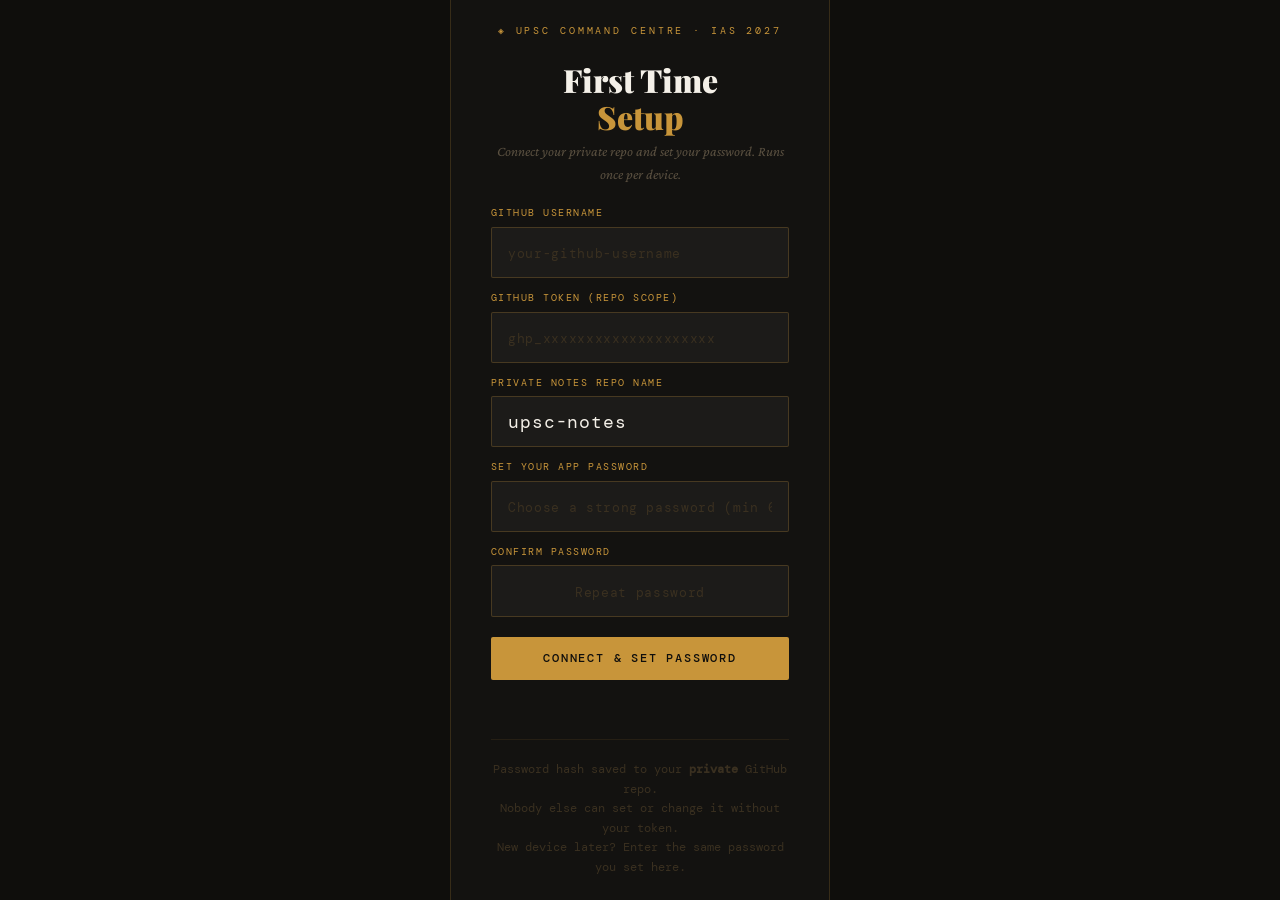
<file: index.html>
<!DOCTYPE html>
<html lang="en">
<head>
  <meta charset="UTF-8">
  <meta name="viewport" content="width=device-width, initial-scale=1.0">
  <title>UPSC Command Centre — IAS 2027</title>

  <!-- Google Fonts (loads with internet; falls back to system fonts offline) -->
  <link href="https://fonts.googleapis.com/css2?family=Playfair+Display:ital,wght@0,400;0,700;0,900;1,400&family=DM+Mono:wght@300;400;500&family=Crimson+Pro:ital,wght@0,300;0,400;0,600;1,300;1,400&display=swap" rel="stylesheet">

  <!-- All shared styles -->
  <link rel="stylesheet" href="css/style.css">
</head>
<body>

<!-- ══════════════════════════════════════════════════════════
     LOCK SCREEN — shown until correct password entered
     ══════════════════════════════════════════════════════════ -->
<div id="lockScreen">
  <div class="lock-box">
    <span class="lock-emblem">&#9672; UPSC Command Centre &middot; IAS 2027</span>
    <div class="lock-title">Private<br><span>Access Only</span></div>
    <p class="lock-sub">Enter your password to continue</p>
    <input class="lock-input" type="password" id="lockPassword"
      placeholder="Enter password" autocomplete="off"/>
    <button class="lock-btn" id="lockBtn" onclick="unlock()">Unlock</button>
    <div class="lock-error" id="lockError"></div>
    <div class="lock-hint">
      First time? Any password you enter becomes your permanent password.<br>
      Set your GitHub token in the &#9881; Setup tab after unlocking.<br><br>
      Wrong password = blank screen. Only you can get in.
    </div>
  </div>
</div>

<!-- ══════════════════════════════════════════════════════════
     APP SHELL — hidden until unlock
     ══════════════════════════════════════════════════════════ -->
<div id="app" style="display:none;">

  <!-- Header -->
  <header class="header">
    <div class="header-inner">
      <div class="emblem">&#9672; UPSC Civil Services &middot; IAS 2027 &middot; Password Protected &middot; GitHub Pages</div>
      <h1>Command Centre &mdash; <span>IAS 2027</span></h1>
      <div class="badge-row">
        <span class="badge">&#11044; Phase 1 Active</span>
        <span class="badge">~14 Months to Prelims</span>
        <span class="badge">Self Study &middot; Free Online</span>
        <span class="badge green">Notes &rarr; Private GitHub Repo</span>
        <span class="badge blue">&#128274; Session Secured</span>
      </div>
    </div>
  </header>

  <!-- Sync status bar -->
  <div id="syncBar">
    <div class="inner">
      <span id="syncMsg"></span>
      <div style="display:flex;gap:0.75rem;align-items:center;">
        <a id="repoLink" href="#" target="_blank"
          style="color:inherit;opacity:0.7;font-size:0.65rem;display:none;">
          View Notes Repo &#8599;
        </a>
        <button class="btn" onclick="syncAllNotes()"
          style="background:transparent;border:1px solid currentColor;padding:0.2rem 0.7rem;font-size:0.62rem;">
          &#8635; Force Sync
        </button>
        <button class="btn" onclick="lockApp()"
          style="background:transparent;border:1px solid #5a3a1a;color:#8a6a3a;padding:0.2rem 0.7rem;font-size:0.62rem;">
          &#128274; Lock
        </button>
      </div>
    </div>
  </div>

  <!-- Navigation -->
  <nav class="nav">
    <div class="nav-inner">
      <div class="tab active" onclick="showTab('overview')">Overview</div>
      <div class="tab" onclick="showTab('roadmap')">Roadmap</div>
      <div class="tab" onclick="showTab('subjects')">Subjects</div>
      <div class="tab" onclick="showTab('optional')">Optional</div>
      <div class="tab" onclick="showTab('schedule')">Schedule</div>
      <div class="tab" onclick="showTab('resources')">Resources</div>
      <div class="tab" onclick="showTab('notes')">My Notes</div>
      <div class="tab" onclick="showTab('setup')">&#9881; Setup</div>
    </div>
  </nav>

  <!-- Main content area — pages load here -->
  <main class="main" id="mainContent">
    <div style="text-align:center;padding:3rem;color:var(--muted);font-style:italic;">
      Loading...
    </div>
  </main>

</div><!-- end #app -->


<!-- ══════════════════════════════════════════════════════════
     JAVASCRIPT — load all modules
     ══════════════════════════════════════════════════════════ -->

<!-- State initialisation (must come before other modules) -->
<script>
  // Global shared state — accessible by all JS modules
  window.notes = [];
  window.cfg   = { username: '', notesRepo: 'upsc-notes' };

  // Cache for loaded page HTML so we only fetch each page once
  window._pageCache = {};
</script>

<!-- JS modules -->
<script src="js/notes.js"></script>
<script src="js/github.js"></script>
<script src="js/auth.js"></script>

<!-- App controller -->
<script>
'use strict';

/* ── PAGE LOADER ── */
const PAGES = ['overview','roadmap','subjects','optional','schedule','resources','notes','setup'];
let currentTab = 'overview';

async function loadPage(name) {
  if (window._pageCache[name]) return window._pageCache[name];
  const res  = await fetch(`pages/${name}.html`);
  const html = await res.text();
  window._pageCache[name] = html;
  return html;
}

async function showTab(name) {
  if (!PAGES.includes(name)) return;
  currentTab = name;

  // Update nav tabs
  document.querySelectorAll('.tab').forEach(t => {
    t.classList.toggle('active', t.textContent.trim().toLowerCase().replace(/[^a-z]/g,'').startsWith(name.replace(/-/g,'').toLowerCase()));
  });

  // More precise tab matching
  document.querySelectorAll('.tab').forEach(t => t.classList.remove('active'));
  const tabMap = {
    overview: 0, roadmap: 1, subjects: 2, optional: 3,
    schedule: 4, resources: 5, notes: 6, setup: 7
  };
  const tabs = document.querySelectorAll('.tab');
  if (tabs[tabMap[name]]) tabs[tabMap[name]].classList.add('active');

  // Load and inject page content
  const html = await loadPage(name);
  document.getElementById('mainContent').innerHTML = html;

  // Re-run notes render if switching to notes tab
  if (name === 'notes') {
    updateUI();
    renderNotes();
  }

  // Scroll to top
  window.scrollTo({ top: 0, behavior: 'smooth' });
}

/* ── UPDATE UI ── */
function updateUI() {
  const connected = !!(window.cfg.token && window.cfg.username);

  // Sync bar
  const sb = document.getElementById('syncBar');
  if (sb) sb.style.display = connected ? 'block' : 'none';

  // Notes tab banners (only exist when notes tab is active)
  const ncb = document.getElementById('notConnectedBanner');
  const cb  = document.getElementById('connectedBanner');
  if (ncb) ncb.style.display = connected ? 'none' : 'flex';
  if (cb)  cb.style.display  = connected ? 'flex' : 'none';

  const dbtn = document.getElementById('disconnectBtn');
  if (dbtn) dbtn.style.display = connected ? 'inline-block' : 'none';

  if (connected) {
    const url = `https://github.com/${window.cfg.username}/${window.cfg.notesRepo}`;
    const nrl = document.getElementById('notesRepoLink');
    if (nrl) nrl.href = url;
    const rl = document.getElementById('repoLink');
    if (rl) { rl.href = url; rl.style.display = 'inline'; }

    setSyncStatus('synced', `&#11044; Connected &mdash; ${window.cfg.username}/${window.cfg.notesRepo}`);

    // Pre-fill setup form if on setup tab
    const it = document.getElementById('inputUsername');
    const ir = document.getElementById('inputNotesRepo');
    const itk = document.getElementById('inputToken');
    if (it)  it.value  = window.cfg.username;
    if (ir)  ir.value  = window.cfg.notesRepo;
    if (itk) itk.value = '\u2022'.repeat(20);
  }

  updateNoteCount();
}

/* ── INIT ── */
async function init() {
  // Load the default tab (overview) immediately on unlock
  await showTab('overview');
}

// Override openApp from auth.js to also init tabs
const _originalOpenApp = window.openApp;
window.openApp = async function() {
  await _originalOpenApp.call(this);
  await init();
};
</script>

</body>
</html>
</file>
<file: css/style.css>
/* ============================================================
   UPSC COMMAND CENTRE — Shared Styles
   ============================================================ */

:root {
  --ink: #0f0e0c;
  --paper: #f4f0e8;
  --gold: #c8953a;
  --gold-light: #e8b95a;
  --rust: #8b3a2a;
  --sage: #3a5a4a;
  --muted: #7a7060;
  --border: #d4c9b0;
  --card: #faf6ee;
  --accent: #1a3a5c;
}

* { margin: 0; padding: 0; box-sizing: border-box; }

body {
  background: var(--paper);
  color: var(--ink);
  font-family: 'Crimson Pro', Palatino, Georgia, serif;
  font-size: 17px;
  line-height: 1.6;
}

/* ── LOCK SCREEN ── */
#lockScreen {
  position: fixed; inset: 0;
  background: var(--ink); z-index: 9999;
  display: flex; align-items: center; justify-content: center;
}
.lock-box {
  text-align: center; padding: 3rem 2.5rem;
  max-width: 380px; width: 90%;
  border: 1px solid rgba(200,149,58,0.2);
  border-radius: 2px;
  background: rgba(255,255,255,0.02);
}
.lock-emblem {
  font-family: 'DM Mono', 'Courier New', monospace;
  font-size: 0.6rem; letter-spacing: 0.3em;
  color: var(--gold); text-transform: uppercase;
  margin-bottom: 1.5rem; display: block;
}
.lock-title {
  font-family: 'Playfair Display', Georgia, serif;
  font-size: 2rem; font-weight: 900;
  color: var(--paper); line-height: 1.15; margin-bottom: 0.3rem;
}
.lock-title span { color: var(--gold); }
.lock-sub { font-size: 0.88rem; color: #5a5040; margin-bottom: 2rem; font-style: italic; }
.lock-input {
  width: 100%; padding: 0.85rem 1rem; text-align: center;
  font-family: 'DM Mono', 'Courier New', monospace;
  font-size: 1.1rem; letter-spacing: 0.2em;
  background: rgba(255,255,255,0.04);
  border: 1px solid rgba(200,149,58,0.25);
  border-radius: 2px; color: var(--paper);
  outline: none; margin-bottom: 0.85rem;
  transition: border-color 0.2s;
}
.lock-input:focus { border-color: var(--gold); }
.lock-input::placeholder { color: #3a3020; letter-spacing: 0.05em; font-size: 0.82rem; }
.lock-btn {
  width: 100%; padding: 0.85rem;
  background: var(--gold); color: var(--ink);
  border: none; border-radius: 2px; cursor: pointer;
  font-family: 'DM Mono', 'Courier New', monospace;
  font-size: 0.75rem; letter-spacing: 0.15em;
  text-transform: uppercase; font-weight: 500;
  transition: background 0.2s;
}
.lock-btn:hover { background: var(--gold-light); }
.lock-btn:disabled { opacity: 0.5; cursor: not-allowed; }
.lock-error {
  color: #c85a5a; font-size: 0.78rem;
  font-family: 'DM Mono', 'Courier New', monospace;
  margin-top: 0.75rem; min-height: 1.2rem;
}
.lock-hint {
  margin-top: 1.75rem; font-size: 0.72rem; color: #3a3020;
  font-family: 'DM Mono', 'Courier New', monospace;
  line-height: 1.7;
  border-top: 1px solid rgba(200,149,58,0.1);
  padding-top: 1.25rem;
}
.shake { animation: shake 0.4s ease; }
@keyframes shake {
  0%,100% { transform: translateX(0); }
  25% { transform: translateX(-8px); }
  75% { transform: translateX(8px); }
}

/* ── SPINNER ── */
.spinner {
  display: inline-block; width: 12px; height: 12px;
  border: 2px solid rgba(200,149,58,0.3);
  border-top-color: var(--gold);
  border-radius: 50%;
  animation: spin 0.7s linear infinite;
  vertical-align: middle; margin-right: 0.4rem;
}
@keyframes spin { to { transform: rotate(360deg); } }

/* ── HEADER ── */
.header {
  background: var(--ink); color: var(--paper);
  padding: 2rem 3rem 1.75rem;
  position: relative; overflow: hidden;
  border-bottom: 4px solid var(--gold);
}
.header::before {
  content: ''; position: absolute;
  top: -80px; right: -80px;
  width: 400px; height: 400px;
  border: 50px solid rgba(200,149,58,0.06);
  border-radius: 50%; pointer-events: none;
}
.header-inner { position: relative; z-index: 1; max-width: 1140px; margin: 0 auto; }
.emblem {
  font-family: 'DM Mono', 'Courier New', monospace;
  font-size: 0.62rem; letter-spacing: 0.32em;
  color: var(--gold); text-transform: uppercase;
  margin-bottom: 0.5rem;
}
.header h1 {
  font-family: 'Playfair Display', Georgia, serif;
  font-size: clamp(1.8rem, 4vw, 3rem);
  font-weight: 900; line-height: 1.1;
}
.header h1 span { color: var(--gold); }
.badge-row { display: flex; gap: 0.6rem; margin-top: 1rem; flex-wrap: wrap; }
.badge {
  background: rgba(200,149,58,0.13);
  border: 1px solid rgba(200,149,58,0.28);
  color: var(--gold-light);
  padding: 0.25rem 0.8rem; border-radius: 2px;
  font-family: 'DM Mono', 'Courier New', monospace;
  font-size: 0.65rem; letter-spacing: 0.08em;
}
.badge.green { background: rgba(58,90,74,0.2); border-color: rgba(58,90,74,0.35); color: #7ab89a; }
.badge.blue  { background: rgba(26,58,92,0.2);  border-color: rgba(26,58,92,0.35);  color: #7a9aba; }

/* ── SYNC BAR ── */
#syncBar {
  padding: 0.5rem 3rem;
  font-family: 'DM Mono', 'Courier New', monospace;
  font-size: 0.68rem;
  display: none;
  border-bottom: 1px solid #2a2a2a;
}
#syncBar .inner {
  max-width: 1140px; margin: 0 auto;
  display: flex; justify-content: space-between;
  align-items: center; flex-wrap: wrap; gap: 0.5rem;
}
#syncBar.synced  { background: #0a1a0a; color: #5a9a5a; display: block; }
#syncBar.syncing { background: #1a1400; color: #c8953a; display: block; }
#syncBar.error   { background: #1a0a0a; color: #c85a5a; display: block; }

/* ── NAV ── */
.nav { background: #1a1916; border-bottom: 1px solid #2e2c28; }
.nav-inner {
  max-width: 1140px; margin: 0 auto;
  display: flex; padding: 0 3rem; overflow-x: auto;
}
.tab {
  padding: 0.85rem 1.3rem;
  font-family: 'DM Mono', 'Courier New', monospace;
  font-size: 0.68rem; letter-spacing: 0.12em;
  color: #5a5548; cursor: pointer;
  border-bottom: 3px solid transparent;
  transition: all 0.2s; text-transform: uppercase;
  white-space: nowrap; flex-shrink: 0;
}
.tab:hover { color: var(--gold-light); }
.tab.active { color: var(--gold); border-bottom-color: var(--gold); }

/* ── MAIN LAYOUT ── */
.main { max-width: 1140px; margin: 0 auto; padding: 2.5rem 3rem; }

/* ── CARDS ── */
.card {
  background: var(--card); border: 1px solid var(--border);
  border-radius: 2px; padding: 1.6rem 1.8rem;
  margin-bottom: 1.4rem; position: relative;
}
.card::before {
  content: ''; position: absolute;
  left: 0; top: 0; bottom: 0;
  width: 4px; background: var(--gold);
  border-radius: 2px 0 0 2px;
}
.card.rust::before   { background: var(--rust); }
.card.sage::before   { background: var(--sage); }
.card.accent::before { background: var(--accent); }
.card.no-stripe::before { display: none; }
.card-label {
  font-family: 'DM Mono', 'Courier New', monospace;
  font-size: 0.63rem; letter-spacing: 0.2em;
  color: var(--gold); text-transform: uppercase;
  margin-bottom: 0.4rem; display: block;
}
.card-title {
  font-family: 'Playfair Display', Georgia, serif;
  font-size: 1.15rem; font-weight: 700; margin-bottom: 0.75rem;
}

/* ── GRIDS ── */
.grid-2 { display: grid; grid-template-columns: 1fr 1fr; gap: 1.4rem; }
.grid-3 { display: grid; grid-template-columns: 1fr 1fr 1fr; gap: 1.2rem; }
@media(max-width:768px) { .grid-2, .grid-3 { grid-template-columns: 1fr; } }

/* ── STATS ROW ── */
.stats-row { display: grid; grid-template-columns: repeat(5,1fr); gap: 1rem; margin-bottom: 2rem; }
@media(max-width:900px) { .stats-row { grid-template-columns: repeat(3,1fr); } }
.stat-card {
  background: var(--card); border: 1px solid var(--border);
  border-radius: 2px; padding: 1.1rem; text-align: center;
}
.stat-num {
  font-family: 'Playfair Display', serif;
  font-size: 2rem; font-weight: 900;
  color: var(--gold); line-height: 1; margin-bottom: 0.2rem;
}
.stat-label {
  font-family: 'DM Mono', 'Courier New', monospace;
  font-size: 0.6rem; letter-spacing: 0.1em;
  color: var(--muted); text-transform: uppercase; line-height: 1.3;
}

/* ── COACH BOX ── */
.coach-box {
  background: var(--ink); color: var(--paper);
  border-radius: 2px; padding: 1.6rem 2rem;
  margin-bottom: 2rem; position: relative; overflow: hidden;
}
.coach-box::before {
  content: '\275D'; position: absolute;
  top: -20px; right: 15px; font-size: 9rem;
  color: rgba(200,149,58,0.05);
  font-family: 'Playfair Display', serif;
  line-height: 1; pointer-events: none;
}
.coach-label {
  font-family: 'DM Mono', 'Courier New', monospace;
  font-size: 0.63rem; letter-spacing: 0.2em;
  color: var(--gold); text-transform: uppercase;
  margin-bottom: 0.5rem; display: block;
}
.coach-text {
  font-size: 1.02rem; line-height: 1.75;
  font-style: italic; position: relative; z-index: 1; color: #e0dac8;
}
.coach-text strong { color: var(--gold-light); font-style: normal; }

/* ── PHASE TIMELINE ── */
.phase {
  display: flex; gap: 1.5rem;
  padding: 1.5rem 1.75rem;
  background: var(--card); border: 1px solid var(--border);
  border-radius: 2px; margin-bottom: 1.2rem; position: relative;
}
.phase.active-phase { border-color: rgba(200,149,58,0.4); }
.phase.active-phase::after {
  content: 'NOW'; position: absolute; top: 1rem; right: 1rem;
  font-family: 'DM Mono', 'Courier New', monospace;
  font-size: 0.6rem; background: var(--gold); color: var(--ink);
  padding: 0.2rem 0.6rem; border-radius: 2px; font-weight: 500;
}
.phase-num {
  font-family: 'Playfair Display', serif;
  font-size: 3.5rem; font-weight: 900;
  color: rgba(200,149,58,0.15); line-height: 1;
  min-width: 2.5rem; flex-shrink: 0;
}
.phase.active-phase .phase-num { color: var(--gold); }
.phase h3 {
  font-family: 'Playfair Display', serif;
  font-size: 1.1rem; font-weight: 700; margin-bottom: 0.2rem;
}
.phase-tag {
  font-family: 'DM Mono', 'Courier New', monospace;
  font-size: 0.63rem; color: var(--muted);
  text-transform: uppercase; margin-bottom: 0.75rem; display: block;
}
.phase ul { padding-left: 1.1rem; }
.phase li { margin-bottom: 0.3rem; font-size: 0.93rem; color: #3a3530; }
.progress-bar {
  height: 5px; background: var(--border);
  border-radius: 3px; margin-top: 0.6rem; overflow: hidden;
}
.progress-fill { height: 100%; background: var(--gold); border-radius: 3px; }

/* ── SCHEDULE ── */
.schedule-row {
  display: grid; grid-template-columns: 110px 1fr;
  gap: 1rem; padding: 0.7rem 0;
  border-bottom: 1px solid var(--border); align-items: start;
}
.schedule-row:last-child { border-bottom: none; }
.time-slot {
  font-family: 'DM Mono', 'Courier New', monospace;
  font-size: 0.7rem; color: var(--gold); padding-top: 0.1rem;
}
.snote { color: var(--muted); font-size: 0.84rem; font-style: italic; display: block; }

/* ── SUBJECTS ── */
.subject-grid { display: grid; grid-template-columns: repeat(auto-fill,minmax(195px,1fr)); gap: 1rem; }
.subject-card {
  background: var(--card); border: 1px solid var(--border);
  border-radius: 2px; padding: 1.2rem;
  transition: all 0.2s; position: relative; overflow: hidden;
}
.subject-card::after {
  content: ''; position: absolute;
  bottom: 0; left: 0; right: 0; height: 3px;
  background: var(--gold); transform: scaleX(0); transition: transform 0.2s;
}
.subject-card:hover { border-color: var(--gold); }
.subject-card:hover::after { transform: scaleX(1); }
.subject-icon { font-size: 1.4rem; margin-bottom: 0.4rem; }
.subject-name {
  font-family: 'Playfair Display', serif;
  font-size: 0.92rem; font-weight: 700; margin-bottom: 0.3rem;
}
.subject-desc { font-size: 0.8rem; color: var(--muted); line-height: 1.4; }
.subject-weight {
  margin-top: 0.5rem;
  font-family: 'DM Mono', 'Courier New', monospace;
  font-size: 0.62rem; color: var(--gold);
}
.subject-card.adv { border-left: 3px solid var(--sage); }
.adv-tag {
  display: inline-block; margin-top: 0.4rem;
  background: rgba(58,90,74,0.1); color: var(--sage);
  border: 1px solid rgba(58,90,74,0.25);
  font-family: 'DM Mono', 'Courier New', monospace;
  font-size: 0.58rem; padding: 0.1rem 0.5rem;
  border-radius: 2px; text-transform: uppercase;
}

/* ── OPTIONAL ── */
.opt-card {
  border: 1px solid var(--border); border-radius: 2px;
  padding: 1.25rem 1.5rem; margin-bottom: 1rem;
  position: relative; background: var(--card);
}
.opt-card.recommended { border-color: var(--gold); border-left: 4px solid var(--gold); }
.opt-rec-badge {
  position: absolute; top: 1rem; right: 1rem;
  background: var(--gold); color: var(--ink);
  font-family: 'DM Mono', 'Courier New', monospace;
  font-size: 0.6rem; padding: 0.2rem 0.6rem;
  border-radius: 2px; text-transform: uppercase; font-weight: 500;
}
.opt-card h3 {
  font-family: 'Playfair Display', serif;
  font-size: 1.05rem; font-weight: 700; margin-bottom: 0.3rem;
}
.opt-why { font-size: 0.88rem; color: #3a3530; margin-top: 0.6rem; line-height: 1.6; }
/* ── NOTES ── */
.notes-controls { display: flex; gap: 0.75rem; margin-bottom: 1.25rem; flex-wrap: wrap; }
.notes-controls select,
.notes-controls input {
  font-family: 'DM Mono', 'Courier New', monospace;
  font-size: 0.73rem; padding: 0.55rem 0.9rem;
  border: 1px solid var(--border);
  background: var(--card); color: var(--ink);
  border-radius: 2px; outline: none;
}
.notes-controls select:focus,
.notes-controls input:focus { border-color: var(--gold); }
.notes-controls input { flex: 1; min-width: 200px; }
textarea.note-input {
  width: 100%; min-height: 130px;
  font-family: 'Crimson Pro', Palatino, serif;
  font-size: 1rem; line-height: 1.7;
  padding: 1.1rem 1.25rem;
  border: 1px solid var(--border);
  background: var(--card); color: var(--ink);
  border-radius: 2px; resize: vertical; outline: none;
  margin-bottom: 0.7rem;
}
textarea.note-input:focus { border-color: var(--gold); }
.filter-row { display: flex; gap: 0.45rem; flex-wrap: wrap; margin-bottom: 1.2rem; }
.filter-btn {
  font-family: 'DM Mono', 'Courier New', monospace;
  font-size: 0.63rem; padding: 0.32rem 0.85rem;
  border: 1px solid var(--border);
  background: transparent; color: var(--muted);
  border-radius: 2px; cursor: pointer;
  transition: all 0.15s; text-transform: uppercase;
}
.filter-btn.active,
.filter-btn:hover { background: var(--gold); border-color: var(--gold); color: var(--ink); }
.note-item {
  background: var(--card); border: 1px solid var(--border);
  border-radius: 2px; padding: 1.2rem 1.5rem;
  margin-bottom: 1rem; animation: fadeUp 0.3s ease;
}
@keyframes fadeUp {
  from { opacity: 0; transform: translateY(8px); }
  to   { opacity: 1; transform: translateY(0); }
}
.note-header {
  display: flex; justify-content: space-between;
  align-items: flex-start; margin-bottom: 0.6rem;
}
.note-subject {
  font-family: 'DM Mono', 'Courier New', monospace;
  font-size: 0.62rem; letter-spacing: 0.14em;
  color: var(--gold); text-transform: uppercase;
}
.note-date {
  font-family: 'DM Mono', 'Courier New', monospace;
  font-size: 0.6rem; color: var(--muted); margin-top: 0.15rem;
}
.note-title-text {
  font-family: 'Playfair Display', serif;
  font-size: 1rem; font-weight: 700; margin-bottom: 0.45rem;
}
.note-body { font-size: 0.93rem; color: #3a3530; line-height: 1.65; white-space: pre-wrap; }
.empty-state {
  text-align: center; padding: 3rem;
  color: var(--muted); font-style: italic; line-height: 1.8;
}

/* ── RESOURCES ── */
.res-link {
  display: block; padding: 0.55rem 0;
  border-bottom: 1px solid var(--border);
  text-decoration: none; color: var(--ink);
  font-size: 0.9rem; transition: color 0.15s;
}
.res-link:last-child { border-bottom: none; }
.res-link:hover { color: var(--gold); }
.res-link strong { display: block; }
.res-link .url {
  font-family: 'DM Mono', 'Courier New', monospace;
  font-size: 0.62rem; color: var(--gold);
}

/* ── BUTTONS ── */
.btn {
  font-family: 'DM Mono', 'Courier New', monospace;
  font-size: 0.7rem; letter-spacing: 0.1em;
  padding: 0.55rem 1.2rem; border: none;
  cursor: pointer; border-radius: 2px;
  transition: all 0.18s; text-transform: uppercase;
}
.btn-gold  { background: var(--gold); color: var(--ink); font-weight: 500; }
.btn-gold:hover  { background: var(--gold-light); }
.btn-outline { background: transparent; border: 1px solid var(--border); color: var(--muted); }
.btn-outline:hover { border-color: var(--gold); color: var(--gold); }
.btn-green { background: transparent; border: 1px solid var(--sage); color: var(--sage); }
.btn-green:hover { background: var(--sage); color: white; }
.btn-danger { background: transparent; border: 1px solid #c0392b; color: #c0392b; font-size: 0.63rem; padding: 0.28rem 0.65rem; }
.btn-danger:hover { background: #c0392b; color: white; }
.btn-red { background: transparent; border: 1px solid var(--rust); color: var(--rust); }
.btn-red:hover { background: var(--rust); color: white; }
.btn:disabled { opacity: 0.5; cursor: not-allowed; }

/* ── TAGS ── */
.tag {
  display: inline-block;
  font-family: 'DM Mono', 'Courier New', monospace;
  font-size: 0.6rem; padding: 0.13rem 0.55rem;
  border-radius: 2px; text-transform: uppercase;
  background: rgba(200,149,58,0.12); color: var(--gold);
  border: 1px solid rgba(200,149,58,0.25);
  margin-left: 0.4rem; vertical-align: middle;
}
.tag.green { background: rgba(58,90,74,0.1);  color: var(--sage);   border-color: rgba(58,90,74,0.25); }
.tag.blue  { background: rgba(26,58,92,0.1);   color: var(--accent); border-color: rgba(26,58,92,0.25); }
.tag.red   { background: rgba(139,58,42,0.1);  color: var(--rust);   border-color: rgba(139,58,42,0.25); }

/* ── SECTION HEADING ── */
.sec-head { margin-bottom: 0.3rem; }
.sec-head h2 { font-family: 'Playfair Display', serif; font-size: 1.7rem; font-weight: 900; }
.sec-head p {
  font-family: 'DM Mono', 'Courier New', monospace;
  font-size: 0.67rem; letter-spacing: 0.14em;
  color: var(--muted); text-transform: uppercase;
  margin-top: 0.2rem; margin-bottom: 1.75rem;
}

/* ── TABLES ── */
table { width: 100%; border-collapse: collapse; font-size: 0.9rem; }
th {
  font-family: 'DM Mono', 'Courier New', monospace;
  font-size: 0.63rem; text-transform: uppercase;
  color: var(--muted); padding: 0.6rem 1rem;
  text-align: left; border-bottom: 2px solid var(--border);
  background: rgba(200,149,58,0.04);
}
td { padding: 0.7rem 1rem; border-bottom: 1px solid var(--border); vertical-align: top; }
tr:last-child td { border-bottom: none; }

/* ── SETUP ── */
.setup-field { margin-bottom: 1rem; }
.setup-field label {
  font-family: 'DM Mono', 'Courier New', monospace;
  font-size: 0.65rem; letter-spacing: 0.12em;
  color: var(--muted); text-transform: uppercase;
  display: block; margin-bottom: 0.4rem;
}
.setup-field input {
  font-family: 'DM Mono', 'Courier New', monospace;
  font-size: 0.8rem; padding: 0.65rem 1rem;
  border: 1px solid var(--border);
  background: var(--card); color: var(--ink);
  border-radius: 2px; outline: none;
  width: 100%; max-width: 520px;
}
.setup-field input:focus { border-color: var(--gold); }
code {
  background: rgba(0,0,0,0.07);
  padding: 0.1rem 0.45rem; border-radius: 2px;
  font-family: 'DM Mono', 'Courier New', monospace;
  font-size: 0.82rem;
}
.arch-box {
  background: var(--ink); color: #c8e8a8;
  font-family: 'DM Mono', 'Courier New', monospace;
  font-size: 0.76rem; line-height: 1.9;
  padding: 1.5rem 2rem; border-radius: 2px;
  margin: 1rem 0; overflow-x: auto; white-space: pre;
}
/* ── WEEK GRID ── */
.week-grid {
  display: grid; grid-template-columns: repeat(7,1fr);
  gap: 0.5rem; margin-top: 1rem; text-align: center;
}
.week-cell {
  border: 1px solid var(--border);
  padding: 0.8rem 0.2rem; border-radius: 2px;
}
.week-day {
  font-family: 'DM Mono', 'Courier New', monospace;
  font-size: 0.58rem; color: var(--muted); margin-bottom: 0.35rem;
}
.week-subject { font-size: 0.82rem; font-weight: 600; }
.bs-label{font-family:'DM Mono','Courier New',monospace;font-size:0.62rem;letter-spacing:0.15em;color:var(--gold);text-transform:uppercase;display:block;margin-bottom:0.35rem;}

/* ── RESPONSIVE ── */
@media(max-width:600px) {
  .main     { padding: 1.5rem 1.25rem; }
  .header   { padding: 1.5rem 1.25rem; }
  .nav-inner { padding: 0 1rem; }
  #syncBar  { padding: 0.5rem 1.25rem; }
}
</file>
